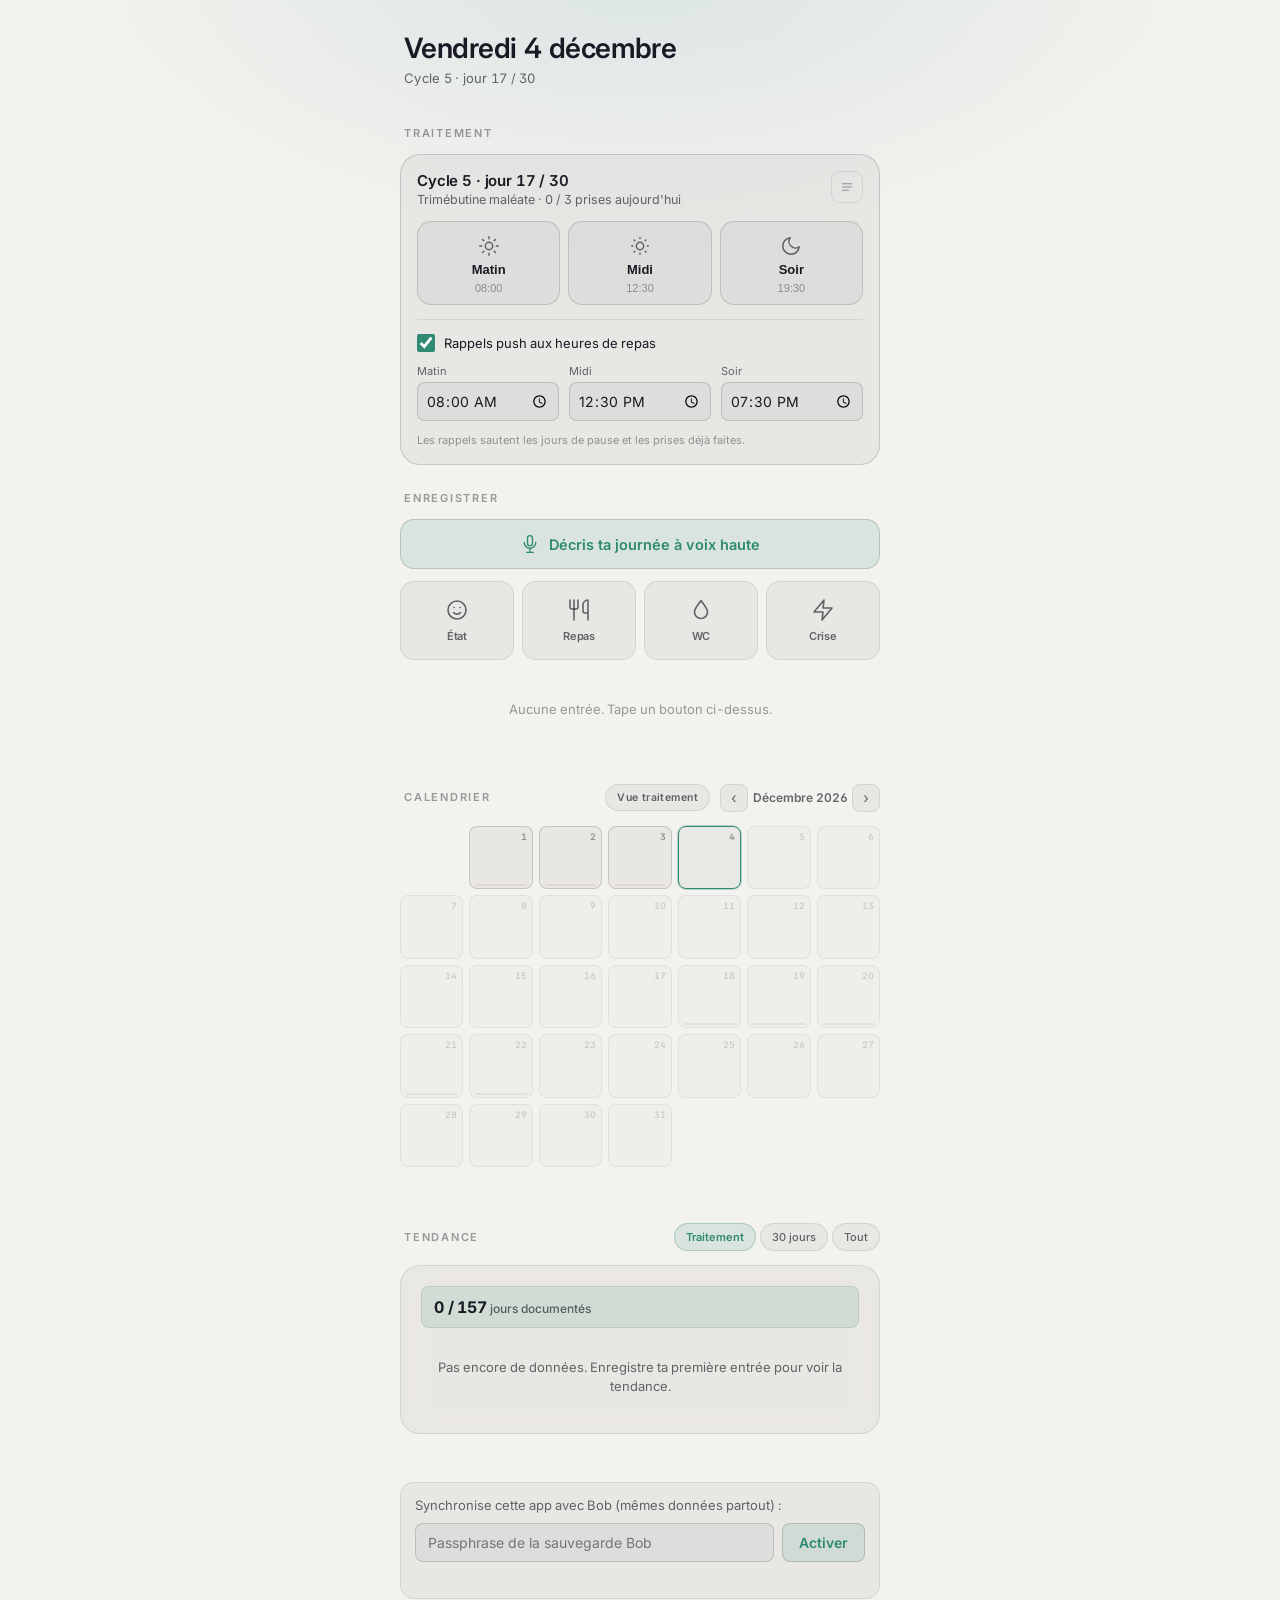
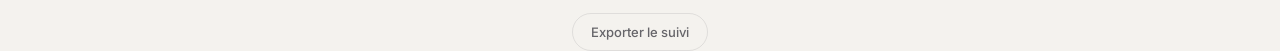
<file: index.html>
<!DOCTYPE html>
<html lang="fr">
<head>
  <meta charset="UTF-8">
  <meta name="viewport" content="width=device-width, initial-scale=1.0, maximum-scale=1.0, viewport-fit=cover">
  <meta name="theme-color" content="#0A0A0F">
  <meta name="apple-mobile-web-app-capable" content="yes">
  <meta name="apple-mobile-web-app-status-bar-style" content="black-translucent">
  <meta name="apple-mobile-web-app-title" content="Santé">
  <meta name="mobile-web-app-capable" content="yes">
  <title>Suivi santé</title>
  <link rel="manifest" href="manifest.json">
  <link rel="icon" type="image/svg+xml" href="icons/icon.svg">
  <link rel="apple-touch-icon" href="icons/icon-180-v3.png">
  <link rel="apple-touch-icon" sizes="192x192" href="icons/icon-192-v3.png">
  <link rel="apple-touch-icon" sizes="512x512" href="icons/icon-512-v3.png">

  <!-- iOS launch screens (portrait) -->
  <link rel="apple-touch-startup-image" href="icons/splash-1125x2436.png"
    media="(device-width: 375px) and (device-height: 812px) and (-webkit-device-pixel-ratio: 3) and (orientation: portrait)">
  <link rel="apple-touch-startup-image" href="icons/splash-1170x2532.png"
    media="(device-width: 390px) and (device-height: 844px) and (-webkit-device-pixel-ratio: 3) and (orientation: portrait)">
  <link rel="apple-touch-startup-image" href="icons/splash-1179x2556.png"
    media="(device-width: 393px) and (device-height: 852px) and (-webkit-device-pixel-ratio: 3) and (orientation: portrait)">
  <link rel="apple-touch-startup-image" href="icons/splash-1242x2688.png"
    media="(device-width: 414px) and (device-height: 896px) and (-webkit-device-pixel-ratio: 3) and (orientation: portrait)">
  <link rel="apple-touch-startup-image" href="icons/splash-1284x2778.png"
    media="(device-width: 428px) and (device-height: 926px) and (-webkit-device-pixel-ratio: 3) and (orientation: portrait)">
  <link rel="apple-touch-startup-image" href="icons/splash-1290x2796.png"
    media="(device-width: 430px) and (device-height: 932px) and (-webkit-device-pixel-ratio: 3) and (orientation: portrait)">
  <link rel="preconnect" href="https://fonts.googleapis.com">
  <link rel="preconnect" href="https://fonts.gstatic.com" crossorigin>
  <link href="https://fonts.googleapis.com/css2?family=Inter:wght@300;400;500;600;700&display=swap" rel="stylesheet">
  <link rel="stylesheet" href="styles.css">
</head>
<body>
  <main class="app">
    <header class="header">
      <h1 class="header__date" id="dateLabel">—</h1>
      <p class="header__progress" id="progressLabel">—</p>
    </header>

    <section class="treatment">
      <h2 class="section-title">Traitement</h2>
      <div id="medCard"></div>
    </section>

    <section class="today">
      <h2 class="section-title">Enregistrer</h2>
      <div id="voiceBar"></div>
      <div id="capture"></div>
      <div class="timeline" id="timeline"></div>
    </section>

    <section class="month">
      <div class="month__head">
        <h2 class="section-title">Calendrier</h2>
        <div class="month-nav">
          <button class="month-nav__toggle" id="calViewToggle" type="button">Vue traitement</button>
          <button class="month-nav__btn" id="monthPrev" type="button" aria-label="Mois précédent">‹</button>
          <span class="month-nav__label" id="monthLabel">—</span>
          <button class="month-nav__btn" id="monthNext" type="button" aria-label="Mois suivant">›</button>
        </div>
      </div>
      <div class="heatmap" id="heatmap"></div>
      <div class="month__legend" id="monthLegend"></div>
    </section>

    <section class="stats">
      <div class="stats__head">
        <h2 class="section-title">Tendance</h2>
        <div class="range-tabs" id="rangeTabs"></div>
      </div>
      <div class="stats-card" id="statsCard"></div>
    </section>

    <footer class="footer">
      <div id="syncBox"></div>
      <a class="footer__link" href="export.html">Exporter le suivi</a>
    </footer>
  </main>

  <div class="modal-backdrop" id="modalBackdrop">
    <div class="modal" role="dialog" aria-modal="true">
      <div class="modal__header">
        <h3 class="modal__title" id="modalTitle">—</h3>
        <button class="modal__close" id="modalClose" type="button">Fermer</button>
      </div>
      <div class="slots" id="slotsModal"></div>
    </div>
  </div>

  <script src="bob-sync.js"></script>
  <script src="app.js"></script>
  <script>
    if ('serviceWorker' in navigator) {
      window.addEventListener('load', () => {
        navigator.serviceWorker.register('service-worker.js').catch(() => {});
      });
    }
  </script>
</body>
</html>
</file>
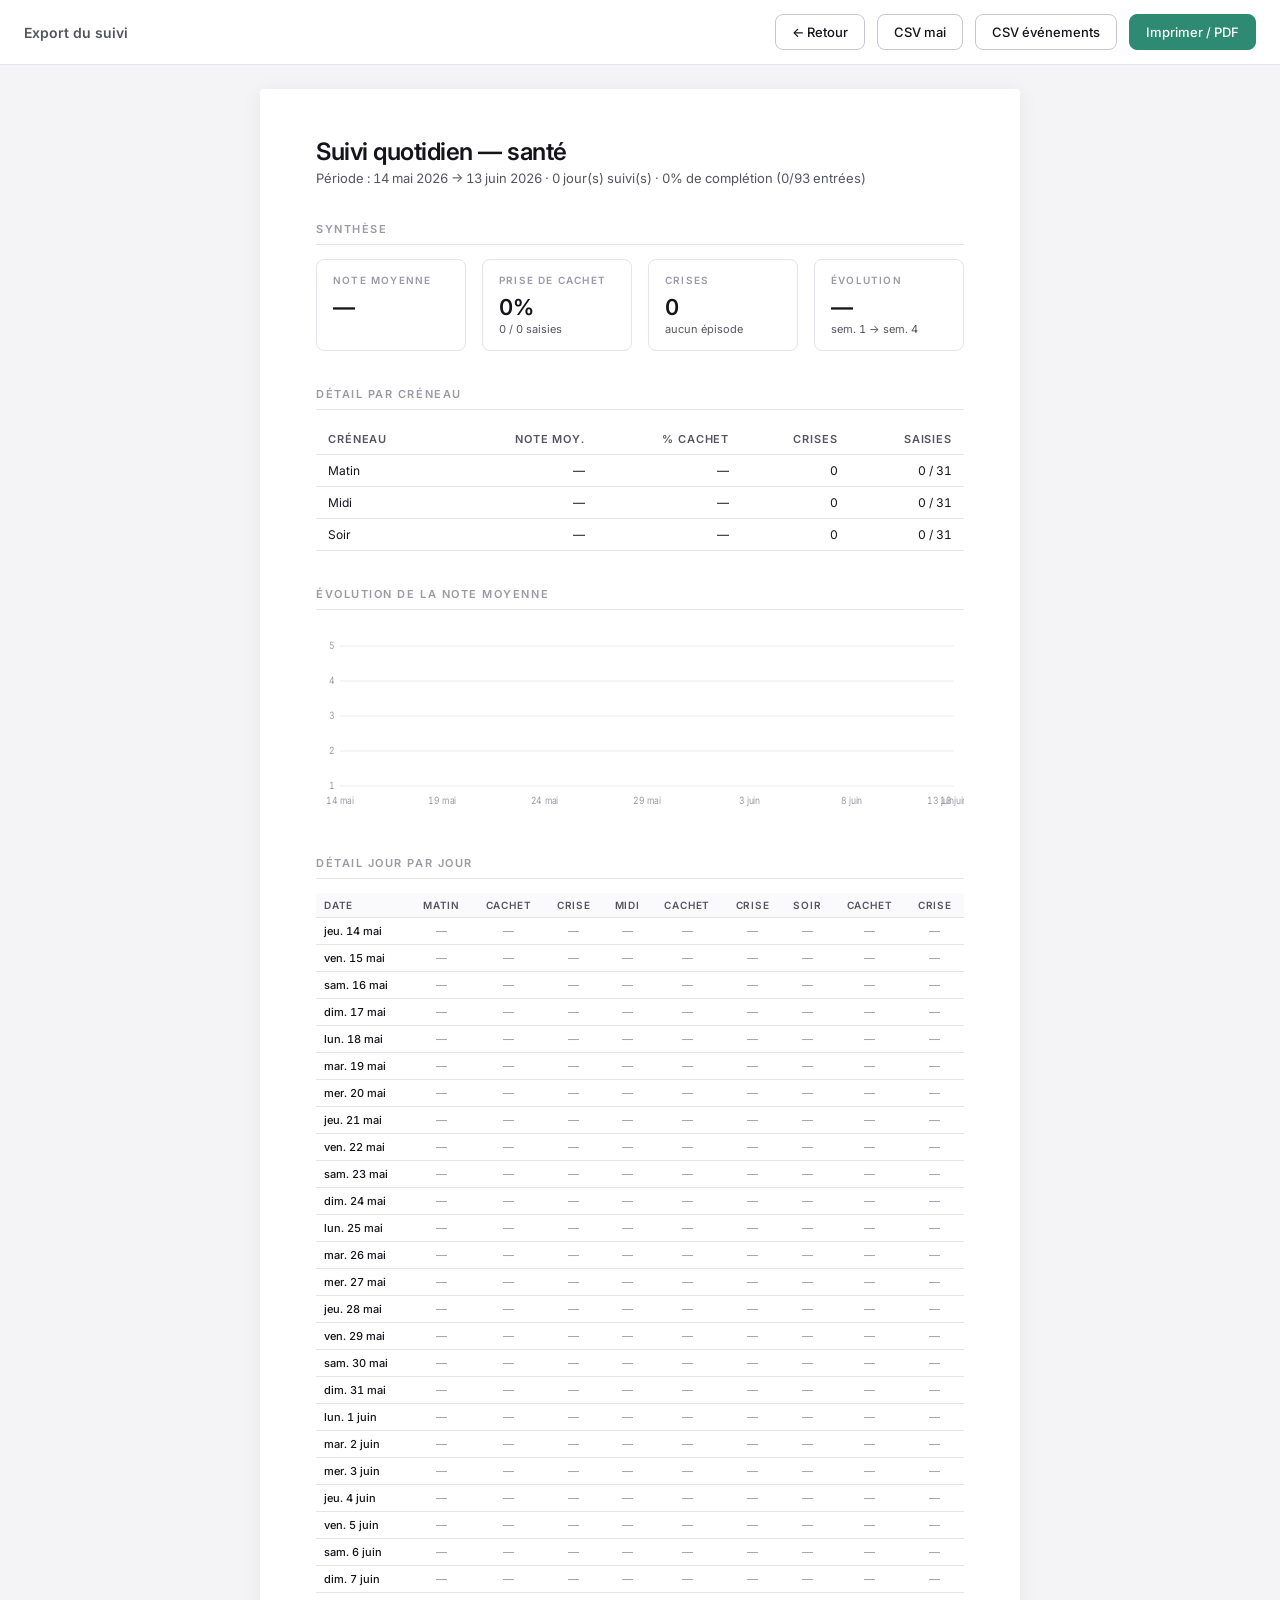
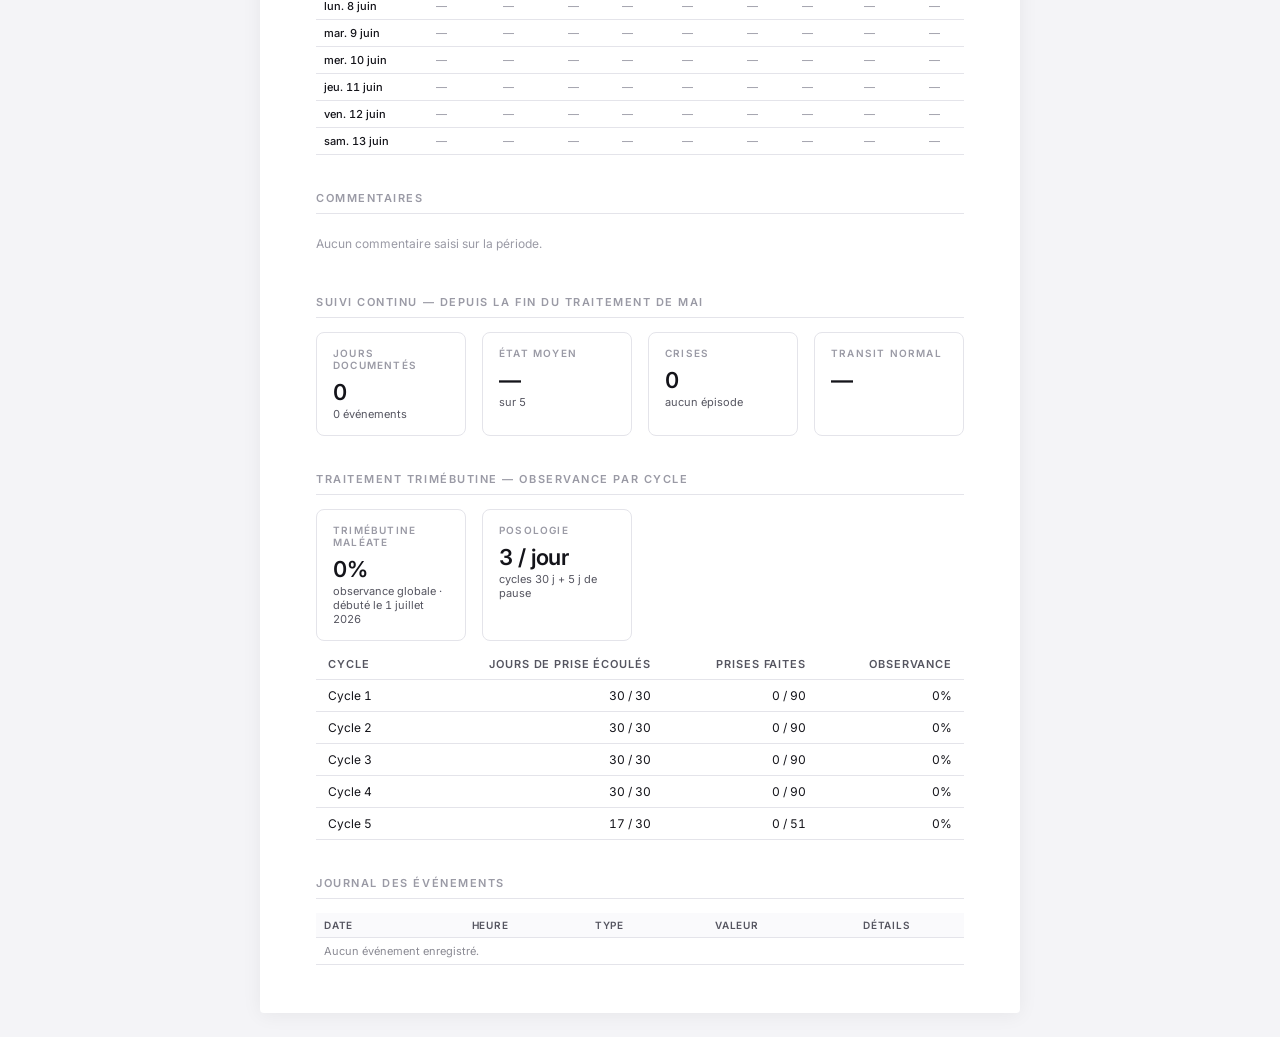
<file: export.html>
<!DOCTYPE html>
<html lang="fr">
<head>
  <meta charset="UTF-8">
  <meta name="viewport" content="width=device-width, initial-scale=1.0">
  <title>Suivi santé — Export</title>
  <link rel="preconnect" href="https://fonts.googleapis.com">
  <link rel="preconnect" href="https://fonts.gstatic.com" crossorigin>
  <link href="https://fonts.googleapis.com/css2?family=Inter:wght@300;400;500;600;700&display=swap" rel="stylesheet">
  <style>
    :root {
      --ink: #14141A;
      --ink-dim: #555560;
      --ink-faint: #9A9AA5;
      --rule: #E4E4EA;
      --rule-strong: #C8C8D2;
      --accent: #2E8A72;
      --danger: #B14C3E;
    }

    * { box-sizing: border-box; }
    html, body { margin: 0; padding: 0; background: #F4F4F7; color: var(--ink); font-family: 'Inter', -apple-system, sans-serif; font-feature-settings: "tnum" 1; -webkit-font-smoothing: antialiased; }

    .toolbar {
      position: sticky;
      top: 0;
      background: #FFF;
      border-bottom: 1px solid var(--rule);
      padding: 14px 24px;
      display: flex;
      gap: 12px;
      align-items: center;
      z-index: 10;
    }
    .toolbar__title { font-size: 14px; font-weight: 600; color: var(--ink-dim); margin-right: auto; }
    .toolbar button, .toolbar a {
      font-family: inherit;
      font-size: 13px;
      font-weight: 500;
      padding: 9px 16px;
      border-radius: 8px;
      border: 1px solid var(--rule-strong);
      background: #FFF;
      color: var(--ink);
      cursor: pointer;
      text-decoration: none;
      transition: background 120ms ease;
    }
    .toolbar button:hover, .toolbar a:hover { background: #F4F4F7; }
    .toolbar button.primary {
      background: var(--accent);
      color: #FFF;
      border-color: var(--accent);
    }
    .toolbar button.primary:hover { background: #267060; }

    .sheet {
      max-width: 760px;
      margin: 24px auto;
      background: #FFF;
      padding: 48px 56px;
      border-radius: 4px;
      box-shadow: 0 2px 20px rgba(0,0,0,0.06);
    }

    h1 {
      font-size: 24px;
      font-weight: 600;
      letter-spacing: -0.02em;
      margin: 0 0 4px;
    }
    .subtitle {
      font-size: 13px;
      color: var(--ink-dim);
      margin: 0 0 32px;
      font-weight: 400;
    }

    h2 {
      font-size: 11px;
      font-weight: 600;
      letter-spacing: 0.14em;
      text-transform: uppercase;
      color: var(--ink-faint);
      margin: 36px 0 14px;
      padding-bottom: 8px;
      border-bottom: 1px solid var(--rule);
    }

    .summary-grid {
      display: grid;
      grid-template-columns: repeat(4, 1fr);
      gap: 16px;
      margin-bottom: 8px;
    }
    .stat {
      padding: 14px 16px;
      border: 1px solid var(--rule);
      border-radius: 8px;
    }
    .stat__label {
      font-size: 10px;
      font-weight: 600;
      letter-spacing: 0.12em;
      text-transform: uppercase;
      color: var(--ink-faint);
      margin-bottom: 8px;
    }
    .stat__value {
      font-size: 22px;
      font-weight: 600;
      letter-spacing: -0.02em;
    }
    .stat__sub {
      font-size: 11px;
      color: var(--ink-dim);
      margin-top: 2px;
    }

    table {
      width: 100%;
      border-collapse: collapse;
      font-size: 12px;
    }
    table.stats td, table.stats th {
      text-align: left;
      padding: 8px 12px;
      border-bottom: 1px solid var(--rule);
    }
    table.stats th { font-weight: 600; color: var(--ink-dim); font-size: 11px; text-transform: uppercase; letter-spacing: 0.08em; }
    table.stats td.num, table.stats th.num { text-align: right; font-variant-numeric: tabular-nums; }

    table.days {
      font-size: 11px;
    }
    table.days th, table.days td {
      padding: 6px 8px;
      border-bottom: 1px solid var(--rule);
      text-align: center;
    }
    table.days th {
      font-weight: 600;
      color: var(--ink-dim);
      font-size: 10px;
      text-transform: uppercase;
      letter-spacing: 0.08em;
      background: #FAFAFC;
    }
    table.days th:first-child, table.days td:first-child { text-align: left; }
    table.days td.date { font-weight: 500; }
    table.days td.empty { color: var(--ink-faint); }
    table.days .crise { color: var(--danger); font-weight: 600; }
    table.days .note { font-weight: 600; }
    table.days .cell-sub {
      display: block;
      font-size: 9px;
      font-weight: 400;
      color: var(--ink-dim);
      margin-top: 2px;
      letter-spacing: 0.04em;
    }

    .comment {
      padding: 10px 14px;
      border: 1px solid var(--rule);
      border-radius: 8px;
      margin-bottom: 8px;
      font-size: 12px;
      page-break-inside: avoid;
    }
    .comment__meta {
      font-size: 10px;
      font-weight: 600;
      letter-spacing: 0.08em;
      text-transform: uppercase;
      color: var(--ink-faint);
      margin-bottom: 4px;
    }
    .comment__text { white-space: pre-wrap; color: var(--ink); }
    .comments-empty {
      font-size: 12px;
      color: var(--ink-faint);
      padding: 8px 0;
    }

    .chart {
      width: 100%;
      height: 180px;
      margin: 8px 0 4px;
    }
    .chart-axis { font-size: 10px; fill: var(--ink-faint); font-family: 'Inter', sans-serif; font-feature-settings: "tnum" 1; }

    @media print {
      body { background: #FFF; }
      .toolbar { display: none; }
      .sheet {
        box-shadow: none;
        margin: 0;
        max-width: none;
        padding: 0 0 0 0;
        border-radius: 0;
      }
      @page { size: A4; margin: 18mm 16mm; }
      h2 { page-break-after: avoid; }
      table { page-break-inside: auto; }
      tr { page-break-inside: avoid; }
    }
  </style>
</head>
<body>
  <div class="toolbar">
    <span class="toolbar__title">Export du suivi</span>
    <a href="index.html">← Retour</a>
    <button type="button" id="csvBtn">CSV mai</button>
    <button type="button" id="csvEventsBtn">CSV événements</button>
    <button type="button" class="primary" id="printBtn">Imprimer / PDF</button>
  </div>

  <div class="sheet" id="sheet">
    <h1>Suivi quotidien — santé</h1>
    <p class="subtitle" id="subtitle">—</p>

    <h2>Synthèse</h2>
    <div class="summary-grid" id="summaryGrid"></div>

    <h2>Détail par créneau</h2>
    <table class="stats">
      <thead>
        <tr>
          <th>Créneau</th>
          <th class="num">Note moy.</th>
          <th class="num">% cachet</th>
          <th class="num">Crises</th>
          <th class="num">Saisies</th>
        </tr>
      </thead>
      <tbody id="statsBody"></tbody>
    </table>

    <h2>Évolution de la note moyenne</h2>
    <svg class="chart" id="chart" viewBox="0 0 760 180" preserveAspectRatio="none"></svg>

    <h2>Détail jour par jour</h2>
    <table class="days">
      <thead>
        <tr>
          <th>Date</th>
          <th>Matin</th>
          <th>Cachet</th>
          <th>Crise</th>
          <th>Midi</th>
          <th>Cachet</th>
          <th>Crise</th>
          <th>Soir</th>
          <th>Cachet</th>
          <th>Crise</th>
        </tr>
      </thead>
      <tbody id="daysBody"></tbody>
    </table>

    <h2 id="commentsTitle">Commentaires</h2>
    <div id="commentsBlock"></div>

    <h2>Suivi continu — depuis la fin du traitement de mai</h2>
    <div class="summary-grid" id="evSummaryGrid"></div>

    <h2>Traitement Trimébutine — observance par cycle</h2>
    <div class="summary-grid" id="medGrid"></div>
    <table class="stats">
      <thead>
        <tr>
          <th>Cycle</th>
          <th class="num">Jours de prise écoulés</th>
          <th class="num">Prises faites</th>
          <th class="num">Observance</th>
        </tr>
      </thead>
      <tbody id="cyclesBody"></tbody>
    </table>

    <h2>Journal des événements</h2>
    <table class="days">
      <thead>
        <tr>
          <th>Date</th>
          <th>Heure</th>
          <th>Type</th>
          <th>Valeur</th>
          <th>Détails</th>
        </tr>
      </thead>
      <tbody id="eventsBody"></tbody>
    </table>
  </div>

  <script src="export.js"></script>
</body>
</html>
</file>
<file: styles.css>
:root {
  --bg: #0A0A0F;
  --surface: rgba(255, 255, 255, 0.03);
  --surface-hover: rgba(255, 255, 255, 0.06);
  --border: rgba(255, 255, 255, 0.08);
  --border-strong: rgba(255, 255, 255, 0.16);
  --text: rgba(255, 255, 255, 0.92);
  --text-dim: rgba(255, 255, 255, 0.5);
  --text-faint: rgba(255, 255, 255, 0.28);
  --accent: #7FD1B9;
  --accent-soft: rgba(127, 209, 185, 0.14);
  --accent-glow: rgba(127, 209, 185, 0.32);
  --danger: #E26D5C;
  --danger-soft: rgba(226, 109, 92, 0.16);
  --modal-bg: #16161E;
  --radius-lg: 20px;
  --radius: 14px;
  --radius-sm: 8px;
  --ease: cubic-bezier(0.2, 0.7, 0.2, 1);
}

/* Light theme overrides — synced with Bob's palette */
body.theme-light {
  color-scheme: light;
  --bg: #F4F2EE;
  --surface: rgba(20, 20, 30, 0.045);
  --surface-hover: rgba(20, 20, 30, 0.07);
  --border: rgba(20, 20, 30, 0.09);
  --border-strong: rgba(20, 20, 30, 0.16);
  --text: rgba(15, 15, 25, 0.95);
  --text-dim: rgba(15, 15, 25, 0.62);
  --text-faint: rgba(15, 15, 25, 0.40);
  --accent: #2E8A72;
  --accent-soft: rgba(46, 138, 114, 0.13);
  --accent-glow: rgba(46, 138, 114, 0.30);
  --danger: #B14C3E;
  --danger-soft: rgba(177, 76, 62, 0.10);
  --modal-bg: #FFFFFF;
}

body.theme-light {
  background-image:
    radial-gradient(ellipse 80% 60% at 50% -10%, rgba(127, 209, 185, 0.18), transparent 60%),
    radial-gradient(ellipse 60% 40% at 50% 0%, rgba(146, 132, 220, 0.08), transparent 70%) !important;
}

body.theme-light .slot {
  box-shadow: 0 2px 14px rgba(20, 20, 30, 0.04);
}

body.theme-light .note-dot,
body.theme-light .toggle,
body.theme-light .notes-input,
body.theme-light .time-input {
  background: rgba(20, 20, 30, 0.035);
}

* {
  box-sizing: border-box;
  margin: 0;
  padding: 0;
}

html, body {
  height: 100%;
  overscroll-behavior: none;
}

html {
  -webkit-text-size-adjust: 100%;
}

body {
  font-family: 'Inter', -apple-system, BlinkMacSystemFont, sans-serif;
  font-weight: 400;
  color: var(--text);
  background-color: var(--bg);
  background-image:
    radial-gradient(ellipse 80% 60% at 50% -10%, rgba(99, 81, 196, 0.22), transparent 60%),
    radial-gradient(ellipse 60% 40% at 50% 0%, rgba(60, 110, 180, 0.14), transparent 70%);
  background-attachment: fixed;
  min-height: 100vh;
  font-feature-settings: "tnum" 1, "ss01" 1;
  -webkit-font-smoothing: antialiased;
  -moz-osx-font-smoothing: grayscale;
  padding: 24px 18px 80px;
  padding-top: max(24px, env(safe-area-inset-top));
  padding-bottom: max(80px, env(safe-area-inset-bottom));
}

.app {
  max-width: 480px;
  margin: 0 auto;
}

/* ---------- Header ---------- */
.header {
  margin-bottom: 32px;
  padding: 8px 4px;
}

.header__date {
  font-size: 28px;
  font-weight: 600;
  letter-spacing: -0.02em;
  line-height: 1.15;
  text-transform: lowercase;
}

.header__date::first-letter {
  text-transform: uppercase;
}

.header__progress {
  margin-top: 6px;
  font-size: 13px;
  font-weight: 400;
  color: var(--text-dim);
  letter-spacing: 0.02em;
}

/* ---------- Section title ---------- */
.section-title {
  font-size: 11px;
  font-weight: 600;
  letter-spacing: 0.16em;
  text-transform: uppercase;
  color: var(--text-faint);
  margin: 0 4px 14px;
}

/* ---------- Quick capture ---------- */
.capture { margin-bottom: 16px; }

.capture__grid {
  display: grid;
  grid-template-columns: repeat(4, 1fr);
  gap: 8px;
}

.cap-btn {
  display: flex;
  flex-direction: column;
  align-items: center;
  justify-content: center;
  gap: 7px;
  padding: 16px 6px;
  background: var(--surface);
  border: 1px solid var(--border);
  border-radius: var(--radius);
  color: var(--text-dim);
  font-family: inherit;
  cursor: pointer;
  transition: all 160ms var(--ease);
  -webkit-tap-highlight-color: transparent;
}
.cap-btn:active { transform: scale(0.95); }
.cap-btn__icon { width: 24px; height: 24px; }
.cap-btn__icon svg { width: 100%; height: 100%; }
.cap-btn__label { font-size: 11px; font-weight: 600; letter-spacing: -0.01em; }

/* Each type has its own accent when active */
.cap-btn--active { color: #fff; border-color: transparent; }
.cap-btn--etat.cap-btn--active  { background: #5BA8C9; }
.cap-btn--repas.cap-btn--active { background: #C9A86A; }
.cap-btn--wc.cap-btn--active    { background: #6AAE8E; }
.cap-btn--crise.cap-btn--active { background: var(--danger); }

/* Picker panel */
.cap-picker {
  margin-top: 10px;
  padding: 16px;
  background: var(--surface);
  border: 1px solid var(--border-strong);
  border-radius: var(--radius-lg);
  animation: capIn 200ms var(--ease);
}
@keyframes capIn { from { opacity: 0; transform: translateY(-6px); } to { opacity: 1; transform: translateY(0); } }

.cap-picker__head {
  display: flex;
  align-items: center;
  justify-content: space-between;
  font-size: 13px;
  font-weight: 600;
  color: var(--text);
  margin-bottom: 12px;
}
.cap-x {
  width: 26px; height: 26px;
  display: inline-flex; align-items: center; justify-content: center;
  background: none; border: none; color: var(--text-faint);
  cursor: pointer; padding: 0;
}
.cap-x svg { width: 15px; height: 15px; }

.cap-dots { display: flex; gap: 6px; }
.cap-dot {
  flex: 1;
  height: 44px;
  border-radius: 10px;
  background: rgba(255,255,255,0.04);
  border: 1px solid var(--border);
  color: var(--text-faint);
  font-family: inherit;
  font-size: 14px;
  font-weight: 600;
  cursor: pointer;
  transition: all 140ms var(--ease);
  -webkit-tap-highlight-color: transparent;
}
body.theme-light .cap-dot { background: rgba(20,20,30,0.035); }
.cap-dot:active { transform: scale(0.9); }
.cap-dots--bristol .cap-dot { height: 40px; font-size: 13px; }
.cap-dots--mini { gap: 5px; }
.cap-dot--mini { height: 34px; font-size: 12px; }
.cap-dot--active { background: var(--accent-soft); border-color: var(--accent-glow); color: var(--accent); }

.cap-hint, .cap-confirm {
  font-size: 11px;
  color: var(--text-faint);
  margin-top: 8px;
  letter-spacing: 0.01em;
}
.cap-confirm {
  color: var(--accent);
  font-weight: 600;
  display: flex;
  align-items: center;
  gap: 6px;
  flex-wrap: wrap;
}
.cap-confirm__check { font-weight: 700; }
.cap-time {
  background: var(--surface-hover);
  border: 1px solid var(--accent-glow);
  border-radius: 8px;
  color: var(--accent);
  font-family: inherit;
  font-size: 12px;
  font-weight: 700;
  padding: 3px 8px;
  color-scheme: dark;
  -webkit-tap-highlight-color: transparent;
}
body.theme-light .cap-time { color-scheme: light; }

.cap-sizes { display: flex; gap: 6px; }
.cap-size {
  flex: 1;
  height: 44px;
  border-radius: 10px;
  background: rgba(255,255,255,0.04);
  border: 1px solid var(--border);
  color: var(--text-dim);
  font-family: inherit;
  font-size: 13px;
  font-weight: 600;
  cursor: pointer;
  transition: all 140ms var(--ease);
  -webkit-tap-highlight-color: transparent;
}
body.theme-light .cap-size { background: rgba(20,20,30,0.035); }
.cap-size--active { background: var(--accent-soft); border-color: var(--accent-glow); color: var(--accent); }

.cap-extra { margin-top: 12px; display: flex; flex-direction: column; gap: 10px; }
.cap-extra__row { display: flex; align-items: center; gap: 12px; }
.cap-extra__row > span { font-size: 12px; color: var(--text-dim); width: 92px; flex-shrink: 0; }
.cap-extra__row .cap-dots { flex: 1; }

.cap-tags { display: flex; flex-wrap: wrap; gap: 6px; margin-top: 12px; }
.cap-tag {
  padding: 8px 12px;
  background: rgba(255,255,255,0.04);
  border: 1px solid var(--border);
  border-radius: 999px;
  color: var(--text-dim);
  font-family: inherit;
  font-size: 12px;
  font-weight: 500;
  cursor: pointer;
  transition: all 140ms var(--ease);
  -webkit-tap-highlight-color: transparent;
}
body.theme-light .cap-tag { background: rgba(20,20,30,0.035); }
.cap-tag--active { background: var(--accent-soft); border-color: var(--accent-glow); color: var(--accent); font-weight: 600; }

.cap-toggle {
  margin-top: 12px;
  display: inline-flex;
  align-items: center;
  gap: 8px;
  padding: 9px 14px;
  background: rgba(255,255,255,0.04);
  border: 1px solid var(--border);
  border-radius: 999px;
  color: var(--text-dim);
  font-family: inherit;
  font-size: 13px;
  font-weight: 500;
  cursor: pointer;
  -webkit-tap-highlight-color: transparent;
}
.cap-toggle svg { width: 15px; height: 15px; }
.cap-toggle--on { background: var(--accent-soft); border-color: var(--accent-glow); color: var(--accent); }

.cap-comment {
  width: 100%;
  margin-top: 12px;
  padding: 10px 12px;
  background: rgba(255,255,255,0.04);
  border: 1px solid var(--border);
  border-radius: 10px;
  color: var(--text);
  font-family: inherit;
  font-size: 13px;
  outline: none;
  -webkit-tap-highlight-color: transparent;
  transition: border-color 140ms var(--ease);
}
body.theme-light .cap-comment { background: rgba(20,20,30,0.035); }
.cap-comment:focus { border-color: var(--accent-glow); }
.cap-comment::placeholder { color: var(--text-faint); }

/* ---------- Timeline (today + day modal) ---------- */
.timeline { margin-bottom: 40px; }
.timeline__empty {
  font-size: 13px;
  color: var(--text-faint);
  text-align: center;
  padding: 24px 12px;
  line-height: 1.5;
}
.timeline__list { display: flex; flex-direction: column; gap: 4px; }

.tl-row {
  display: grid;
  grid-template-columns: 48px 24px 1fr auto;
  align-items: center;
  gap: 10px;
  padding: 11px 12px;
  background: var(--surface);
  border: 1px solid var(--border);
  border-radius: var(--radius);
  animation: capIn 200ms var(--ease);
  cursor: pointer;
  -webkit-tap-highlight-color: transparent;
  transition: background 140ms var(--ease);
}
.tl-row:active { background: var(--surface-hover); }
.tl-row__time {
  font-size: 12px;
  font-weight: 600;
  color: var(--text-faint);
  font-variant-numeric: tabular-nums;
}
.tl-row__icon { width: 18px; height: 18px; color: var(--text-dim); }
.tl-row__icon svg { width: 100%; height: 100%; }
.tl-row__main { min-width: 0; display: flex; flex-direction: column; gap: 2px; }
.tl-row__text {
  font-size: 13px;
  font-weight: 500;
  color: var(--text);
  letter-spacing: -0.01em;
  overflow: hidden;
  text-overflow: ellipsis;
  white-space: nowrap;
}
.tl-row__note {
  font-size: 11.5px;
  color: var(--text-faint);
  overflow: hidden;
  text-overflow: ellipsis;
  white-space: nowrap;
  font-style: italic;
}
.tl-row--bad .tl-row__icon { color: var(--danger); }
.tl-row--bad .tl-row__text { color: var(--danger); }
.tl-row--dose .tl-row__icon { color: var(--accent); }
.tl-row__del {
  width: 28px; height: 28px;
  display: inline-flex; align-items: center; justify-content: center;
  background: none; border: none; color: var(--text-mute, var(--text-faint));
  cursor: pointer; padding: 0; opacity: 0.5;
  transition: opacity 140ms var(--ease), color 140ms var(--ease);
  -webkit-tap-highlight-color: transparent;
}
.tl-row__del svg { width: 14px; height: 14px; }
.tl-row__del:hover, .tl-row__del:active { opacity: 1; color: var(--danger); }

.tl-undo {
  display: flex;
  align-items: center;
  justify-content: space-between;
  gap: 12px;
  margin-top: 8px;
  padding: 12px 16px;
  background: var(--surface-hover);
  border: 1px solid var(--border);
  border-radius: var(--radius);
  font-size: 13px;
  color: var(--text-dim);
  animation: capIn 200ms var(--ease);
}
/* The explicit display:flex above would otherwise override the hidden
   attribute and leave an empty bar at the bottom of the timeline. */
.tl-undo[hidden] { display: none; }
.tl-undo button {
  background: none; border: none;
  color: var(--accent); font-family: inherit;
  font-size: 13px; font-weight: 600; cursor: pointer;
  -webkit-tap-highlight-color: transparent;
}

/* ---------- Slot card ---------- */
.slots {
  display: flex;
  flex-direction: column;
  gap: 12px;
  margin-bottom: 40px;
}

.slot {
  background: var(--surface);
  border: 1px solid var(--border);
  border-radius: var(--radius-lg);
  padding: 20px;
  backdrop-filter: blur(14px);
  -webkit-backdrop-filter: blur(14px);
  transition: border-color 240ms var(--ease), background 240ms var(--ease), padding 240ms var(--ease);
  position: relative;
  overflow: hidden;
}

.slot--current {
  border-color: var(--accent-glow);
  background: linear-gradient(180deg, var(--accent-soft), transparent 70%), var(--surface);
}

.slot--compact {
  padding: 14px 18px;
  cursor: pointer;
}

.slot__head {
  display: flex;
  align-items: center;
  gap: 12px;
}

.slot__icon {
  width: 22px;
  height: 22px;
  color: var(--text-dim);
  flex-shrink: 0;
}

.slot--current .slot__icon {
  color: var(--accent);
}

.slot__label {
  font-size: 15px;
  font-weight: 600;
  letter-spacing: -0.01em;
}

.slot__hours {
  font-size: 12px;
  color: var(--text-faint);
  margin-left: auto;
  font-variant-numeric: tabular-nums;
}

.slot__body {
  margin-top: 20px;
  display: flex;
  flex-direction: column;
  gap: 18px;
}

.slot--compact .slot__body {
  display: none;
}

/* note / crise dots */
.note-row {
  display: flex;
  align-items: center;
  gap: 12px;
}

.note-row__label {
  font-size: 12px;
  color: var(--text-dim);
  width: 64px;
  flex-shrink: 0;
}

.note-dots {
  display: flex;
  gap: 8px;
  flex: 1;
}

.note-dot {
  flex: 1;
  height: 36px;
  border-radius: 10px;
  background: rgba(255, 255, 255, 0.04);
  border: 1px solid var(--border);
  cursor: pointer;
  display: flex;
  align-items: center;
  justify-content: center;
  font-size: 13px;
  font-weight: 500;
  color: var(--text-faint);
  transition: all 160ms var(--ease);
  -webkit-tap-highlight-color: transparent;
  user-select: none;
  font-family: inherit;
}

.note-dot:hover {
  border-color: var(--border-strong);
  color: var(--text-dim);
}

.note-dot--active {
  background: var(--accent-soft);
  border-color: var(--accent-glow);
  color: var(--accent);
  font-weight: 600;
}

/* Crise dots: red accent, cumulative fill style */
.note-dots--crise .note-dot--active {
  background: var(--danger-soft);
  border-color: rgba(226, 109, 92, 0.35);
  color: var(--danger);
}

/* cachet toggle (full width single row) */
.toggle {
  width: 100%;
  display: flex;
  align-items: center;
  justify-content: space-between;
  gap: 10px;
  padding: 12px 14px;
  background: rgba(255, 255, 255, 0.04);
  border: 1px solid var(--border);
  border-radius: var(--radius);
  cursor: pointer;
  transition: all 160ms var(--ease);
  -webkit-tap-highlight-color: transparent;
  font-family: inherit;
}

.toggle:hover {
  border-color: var(--border-strong);
}

.toggle__label {
  display: flex;
  align-items: center;
  gap: 8px;
  font-size: 13px;
  font-weight: 500;
  color: var(--text-dim);
  background: none;
  border: none;
}

.toggle__label svg {
  width: 16px;
  height: 16px;
}

.toggle__switch {
  width: 32px;
  height: 18px;
  border-radius: 999px;
  background: rgba(255, 255, 255, 0.08);
  position: relative;
  transition: background 200ms var(--ease);
  flex-shrink: 0;
}

.toggle__switch::after {
  content: '';
  position: absolute;
  top: 2px;
  left: 2px;
  width: 14px;
  height: 14px;
  border-radius: 999px;
  background: rgba(255, 255, 255, 0.7);
  transition: transform 200ms var(--ease), background 200ms var(--ease);
}

.toggle--on .toggle__label {
  color: var(--text);
}

.toggle--on .toggle__switch {
  background: var(--accent);
}

.toggle--on .toggle__switch::after {
  transform: translateX(14px);
  background: #0A0A0F;
}

/* delete button (corner icon, expanded state only) */
.slot__delete {
  position: absolute;
  top: 12px;
  right: 12px;
  width: 30px;
  height: 30px;
  padding: 0;
  border-radius: 8px;
  background: transparent;
  border: 1px solid transparent;
  color: var(--text-faint);
  cursor: pointer;
  display: none;
  align-items: center;
  justify-content: center;
  transition: all 160ms var(--ease);
  -webkit-tap-highlight-color: transparent;
  z-index: 2;
}

.slot--has-entry:not(.slot--compact) .slot__delete {
  display: inline-flex;
}

.slot__delete svg { width: 14px; height: 14px; }

.slot__delete:hover {
  color: var(--danger);
  border-color: rgba(226, 109, 92, 0.25);
}

.slot__delete--armed {
  color: var(--danger);
  background: var(--danger-soft);
  border-color: rgba(226, 109, 92, 0.5);
  animation: pulseRing 1.1s infinite;
}

@keyframes pulseRing {
  0%, 100% { box-shadow: 0 0 0 0 rgba(226, 109, 92, 0.45); }
  50% { box-shadow: 0 0 0 6px rgba(226, 109, 92, 0); }
}

/* reveal blocks (crise dots + notes textarea) */
.reveal-block { display: flex; flex-direction: column; }

.reveal-block__content {
  max-height: 0;
  opacity: 0;
  overflow: hidden;
  pointer-events: none;
  margin-top: 0;
  transition: max-height 280ms var(--ease), opacity 220ms var(--ease), margin-top 280ms var(--ease);
}

.reveal-block__content--open {
  max-height: 240px;
  opacity: 1;
  margin-top: 12px;
  pointer-events: auto;
}

/* The Symptômes block stacks three rows + a caption */
.reveal-block__content--tall.reveal-block__content--open {
  max-height: 340px;
}

/* Bristol scale: 7 smaller dots */
.note-dot--sm {
  height: 32px;
  font-size: 12px;
  border-radius: 8px;
}

.note-dots--bristol { gap: 4px; }

.note-dots--bristol .note-dot--active {
  background: var(--accent-soft);
  border-color: var(--accent-glow);
  color: var(--accent);
}
/* Types 6-7 (liquide) and 1-2 (constipation) tint red when selected */
.note-dots--bristol .note-dot--active[data-value="1"],
.note-dots--bristol .note-dot--active[data-value="2"],
.note-dots--bristol .note-dot--active[data-value="6"],
.note-dots--bristol .note-dot--active[data-value="7"] {
  background: var(--danger-soft);
  border-color: rgba(226, 109, 92, 0.35);
  color: var(--danger);
}

.bristol-caption {
  font-size: 10.5px;
  color: var(--text-faint);
  margin-top: 6px;
  padding-left: 76px;
  letter-spacing: 0.02em;
}

/* Meal size selector (Léger / Normal / Copieux) */
.size-chips {
  display: flex;
  gap: 6px;
  flex: 1;
}
.size-chips .tag-chip { flex: 1; text-align: center; }

/* Meal tag chips */
.tag-chips {
  display: flex;
  flex-wrap: wrap;
  gap: 6px;
}

.tag-chip {
  padding: 7px 12px;
  background: rgba(255, 255, 255, 0.04);
  border: 1px solid var(--border);
  border-radius: 999px;
  color: var(--text-dim);
  font-family: inherit;
  font-size: 12px;
  font-weight: 500;
  cursor: pointer;
  transition: all 160ms var(--ease);
  -webkit-tap-highlight-color: transparent;
  user-select: none;
}
body.theme-light .tag-chip { background: rgba(20, 20, 30, 0.035); }
.tag-chip:hover { border-color: var(--border-strong); color: var(--text); }
.tag-chip--active {
  background: var(--accent-soft);
  border-color: var(--accent-glow);
  color: var(--accent);
  font-weight: 600;
}

/* Symptômes / Repas toggle on-states */
.toggle--sympt.toggle--on .toggle__label,
.toggle--meal.toggle--on .toggle__label { color: var(--text); }

/* Stats range tabs */
.stats__head {
  display: flex;
  align-items: baseline;
  justify-content: space-between;
  gap: 12px;
}

.range-tabs {
  display: flex;
  gap: 4px;
  margin-bottom: 14px;
}

.range-tab {
  padding: 6px 11px;
  background: var(--surface);
  border: 1px solid var(--border);
  border-radius: 999px;
  color: var(--text-dim);
  font-family: inherit;
  font-size: 11px;
  font-weight: 500;
  cursor: pointer;
  transition: all 160ms var(--ease);
  -webkit-tap-highlight-color: transparent;
}
.range-tab:hover { color: var(--text); }
.range-tab--active {
  background: var(--accent-soft);
  border-color: var(--accent-glow);
  color: var(--accent);
  font-weight: 600;
}

/* time input (crise hour) */
.time-row {
  display: flex;
  align-items: center;
  gap: 12px;
  margin-top: 12px;
}

.time-row__label {
  font-size: 12px;
  color: var(--text-dim);
  width: 64px;
  flex-shrink: 0;
}

.time-input {
  background: rgba(255, 255, 255, 0.04);
  border: 1px solid var(--border);
  color: var(--text);
  font-family: inherit;
  font-size: 13px;
  font-weight: 500;
  padding: 8px 12px;
  border-radius: 10px;
  outline: none;
  color-scheme: dark;
  transition: border-color 160ms var(--ease);
  -webkit-tap-highlight-color: transparent;
}

body.theme-light .time-input {
  color-scheme: light;
}

.time-input:focus {
  border-color: var(--accent-glow);
}

/* notes textarea */
.notes-input {
  width: 100%;
  background: rgba(255, 255, 255, 0.04);
  border: 1px solid var(--border);
  border-radius: var(--radius);
  padding: 12px 14px;
  color: var(--text);
  font-family: inherit;
  font-size: 13px;
  line-height: 1.45;
  resize: vertical;
  min-height: 72px;
  max-height: 200px;
  -webkit-tap-highlight-color: transparent;
  transition: border-color 160ms var(--ease);
  display: block;
}

.notes-input:focus {
  outline: none;
  border-color: var(--accent-glow);
}

.notes-input::placeholder {
  color: var(--text-faint);
}

/* Missing-note flash — secondary fields need a note to persist */
@keyframes noteRequired {
  0%, 100% { box-shadow: none; }
  25%, 75% { box-shadow: 0 0 0 2px rgba(226, 109, 92, 0.55); border-radius: 12px; }
}
.note-dots--required { animation: noteRequired 900ms var(--ease) 2; }

/* crise / notes toggle on-states */
.toggle--crise.toggle--on .toggle__switch {
  background: var(--danger);
}
.toggle--crise.toggle--on .toggle__label { color: var(--danger); }

.toggle--notes.toggle--on .toggle__label { color: var(--text); }

/* notes tag in summary */
.slot__tag--notes {
  background: rgba(255, 255, 255, 0.06);
  color: var(--text-dim);
}

/* saved flash */
.slot--saved {
  animation: savedFlash 700ms var(--ease);
}

@keyframes savedFlash {
  0% { box-shadow: 0 0 0 0 rgba(127, 209, 185, 0); }
  20% { box-shadow: 0 0 0 3px rgba(127, 209, 185, 0.25); }
  100% { box-shadow: 0 0 0 0 rgba(127, 209, 185, 0); }
}

/* filled summary */
.slot__summary {
  display: none;
  align-items: center;
  gap: 14px;
  margin-left: auto;
}

.slot--has-entry.slot--compact .slot__summary {
  display: flex;
}

.slot--has-entry .slot__hours {
  display: none;
}

.slot__note {
  font-size: 26px;
  font-weight: 600;
  letter-spacing: -0.02em;
  color: var(--accent);
  line-height: 1;
  font-variant-numeric: tabular-nums;
}

.slot__note::after {
  content: ' / 5';
  font-size: 12px;
  color: var(--text-faint);
  font-weight: 400;
  margin-left: 2px;
}

.slot__tags {
  display: flex;
  gap: 6px;
}

.slot__tag {
  font-size: 10px;
  font-weight: 600;
  letter-spacing: 0.08em;
  text-transform: uppercase;
  padding: 4px 8px;
  border-radius: 6px;
  background: var(--accent-soft);
  color: var(--accent);
}

.slot__tag--crise {
  background: var(--danger-soft);
  color: var(--danger);
}

.slot:hover {
  background: var(--surface-hover);
}

/* ---------- Month heatmap ---------- */
.month {
  margin-bottom: 32px;
}

.month__head {
  display: flex;
  align-items: baseline;
  justify-content: space-between;
  gap: 12px;
}

.month-nav {
  display: flex;
  align-items: center;
  gap: 4px;
  margin-bottom: 14px;
}

.month-nav__toggle {
  padding: 6px 11px;
  background: var(--surface);
  border: 1px solid var(--border);
  border-radius: 999px;
  color: var(--text-dim);
  font-family: inherit;
  font-size: 10.5px;
  font-weight: 600;
  letter-spacing: 0.04em;
  cursor: pointer;
  margin-right: 6px;
  transition: all 160ms var(--ease);
  -webkit-tap-highlight-color: transparent;
}
.month-nav__toggle:hover { color: var(--text); border-color: var(--border-strong); }
.month-nav__toggle--active {
  background: var(--accent-soft);
  border-color: var(--accent-glow);
  color: var(--accent);
}

.month-nav__btn {
  width: 28px;
  height: 28px;
  background: var(--surface);
  border: 1px solid var(--border);
  border-radius: 8px;
  color: var(--text-dim);
  font-size: 16px;
  line-height: 1;
  cursor: pointer;
  -webkit-tap-highlight-color: transparent;
  transition: color 160ms var(--ease), border-color 160ms var(--ease);
}
.month-nav__btn:hover { color: var(--text); border-color: var(--border-strong); }

.month-nav__label {
  font-size: 12px;
  font-weight: 600;
  color: var(--text-dim);
  min-width: 96px;
  text-align: center;
  text-transform: capitalize;
  font-variant-numeric: tabular-nums;
}

.month__legend {
  margin-top: 10px;
  font-size: 10.5px;
  color: var(--text-faint);
  letter-spacing: 0.04em;
  display: flex;
  align-items: center;
  gap: 6px;
  min-height: 14px;
}

.month__legend-dot {
  width: 8px;
  height: 8px;
  border-radius: 3px;
  border: 1.5px solid var(--accent-glow);
  display: inline-block;
}

.heatmap {
  display: grid;
  grid-template-columns: repeat(7, 1fr);
  gap: 6px;
}

.day {
  aspect-ratio: 1;
  border-radius: 8px;
  background: var(--surface);
  border: 1px solid var(--border-strong);
  display: flex;
  flex-direction: column;
  position: relative;
  overflow: hidden;
  cursor: pointer;
  -webkit-tap-highlight-color: transparent;
  transition: transform 160ms var(--ease), border-color 160ms var(--ease);
  opacity: 0;
  animation: dayIn 380ms var(--ease) forwards;
}

@keyframes dayIn {
  to { opacity: 1; }
}

.day--future {
  cursor: default;
  opacity: 0.4 !important;
  animation: none;
}

.day--pad {
  background: transparent;
  border: none;
  cursor: default;
  opacity: 1;
  animation: none;
  pointer-events: none;
}

/* Treatment-period marker: subtle accent ring at the bottom edge */
.day--treatment::after {
  content: '';
  position: absolute;
  left: 5px;
  right: 5px;
  bottom: 2px;
  height: 2px;
  border-radius: 2px;
  background: var(--accent-glow);
  pointer-events: none;
}

.day--today {
  border-color: var(--accent);
  box-shadow: 0 0 0 1px var(--accent-glow);
}

.day:hover:not(.day--future) {
  transform: translateY(-2px);
  border-color: var(--border-strong);
}

.day__bands {
  display: flex;
  flex: 1;
}

.day__band {
  flex: 1;
  background: transparent;
  position: relative;
}

.day__band--crise::before {
  content: '';
  position: absolute;
  top: 2px;
  right: 2px;
  width: 5px;
  height: 5px;
  border-radius: 50%;
  background: var(--danger);
  box-shadow: 0 0 0 1px rgba(0, 0, 0, 0.5);
}

.day__band--comment::after {
  content: '';
  position: absolute;
  bottom: 3px;
  left: 3px;
  width: 4px;
  height: 4px;
  border-radius: 50%;
  background: rgba(255, 255, 255, 0.85);
  box-shadow: 0 0 0 1px rgba(0, 0, 0, 0.35);
}

.day__num {
  font-size: 9px;
  font-weight: 600;
  color: var(--text-faint);
  position: absolute;
  top: 4px;
  right: 5px;
  font-variant-numeric: tabular-nums;
  pointer-events: none;
}

/* ---------- Stats card ---------- */
.stats {
  margin-bottom: 32px;
}

.stats-card {
  background: var(--surface);
  border: 1px solid var(--border);
  border-radius: var(--radius-lg);
  padding: 20px;
  backdrop-filter: blur(14px);
  -webkit-backdrop-filter: blur(14px);
}

.stats-card__empty {
  font-size: 13px;
  color: var(--text-dim);
  text-align: center;
  padding: 16px 4px;
  line-height: 1.5;
}

.stats-card__top {
  display: flex;
  align-items: flex-start;
  justify-content: space-between;
  gap: 12px;
  margin-bottom: 16px;
}

.stats-card__main {
  display: flex;
  flex-direction: column;
  gap: 2px;
}

.stats-card__value {
  font-size: 34px;
  font-weight: 600;
  letter-spacing: -0.02em;
  color: var(--text);
  line-height: 1;
  font-variant-numeric: tabular-nums;
}

.stats-card__value-unit {
  font-size: 14px;
  color: var(--text-faint);
  font-weight: 400;
  margin-left: 2px;
}

.stats-card__caption {
  font-size: 11px;
  letter-spacing: 0.08em;
  text-transform: uppercase;
  color: var(--text-faint);
  font-weight: 500;
}

.stats-card__delta {
  font-size: 12px;
  font-weight: 600;
  padding: 5px 10px;
  border-radius: 999px;
  background: var(--accent-soft);
  color: var(--accent);
  white-space: nowrap;
  font-variant-numeric: tabular-nums;
}

.stats-card__delta--neg {
  background: var(--danger-soft);
  color: var(--danger);
}

.stats-card__delta--neutral {
  background: rgba(255, 255, 255, 0.06);
  color: var(--text-dim);
}

.sparkline {
  width: 100%;
  height: 56px;
  display: block;
  margin: 4px 0 2px;
}

.sparkline--secondary {
  height: 42px;
  margin-top: 6px;
  padding-top: 16px;
  border-top: 1px solid var(--border);
}

.stats-card__sparkline-label {
  font-size: 10px;
  font-weight: 500;
  letter-spacing: 0.1em;
  text-transform: uppercase;
  color: var(--text-faint);
  margin-top: 4px;
  margin-bottom: 4px;
}

.stats-card__secondary {
  display: flex;
  gap: 18px;
  flex-wrap: wrap;
  margin-top: 14px;
  padding-top: 14px;
  border-top: 1px solid var(--border);
}

.stats-card__sec-item {
  display: flex;
  flex-direction: column;
  gap: 4px;
  font-size: 10px;
  font-weight: 500;
  letter-spacing: 0.08em;
  text-transform: uppercase;
  color: var(--text-faint);
}

.stats-card__sec-item strong {
  font-size: 15px;
  font-weight: 600;
  letter-spacing: -0.01em;
  text-transform: none;
  color: var(--text);
  font-variant-numeric: tabular-nums;
}

/* ---------- Footer ---------- */
.footer {
  text-align: center;
  padding-top: 16px;
}

.footer__link {
  display: inline-block;
  font-size: 13px;
  font-weight: 500;
  color: var(--text-dim);
  text-decoration: none;
  padding: 10px 18px;
  border: 1px solid var(--border);
  border-radius: 999px;
  transition: all 160ms var(--ease);
  -webkit-tap-highlight-color: transparent;
}

.footer__link:hover {
  color: var(--text);
  border-color: var(--border-strong);
  background: var(--surface);
}

/* ---------- Modal (day edit) ---------- */
.modal-backdrop {
  position: fixed;
  inset: 0;
  background: rgba(0, 0, 0, 0.6);
  backdrop-filter: blur(8px);
  -webkit-backdrop-filter: blur(8px);
  display: none;
  align-items: flex-end;
  justify-content: center;
  z-index: 100;
  animation: backdropIn 200ms var(--ease);
}

.modal-backdrop--open {
  display: flex;
}

@keyframes backdropIn {
  from { opacity: 0; }
  to { opacity: 1; }
}

.modal {
  background: var(--modal-bg);
  border-top: 1px solid var(--border);
  border-radius: 24px 24px 0 0;
  padding: 24px 18px;
  padding-bottom: max(24px, env(safe-area-inset-bottom));
  width: 100%;
  max-width: 480px;
  max-height: 88vh;
  overflow-y: auto;
  animation: modalIn 280ms var(--ease);
}

@keyframes modalIn {
  from { transform: translateY(100%); }
  to { transform: translateY(0); }
}

.modal__header {
  display: flex;
  align-items: baseline;
  justify-content: space-between;
  margin-bottom: 20px;
}

.modal__title {
  font-size: 20px;
  font-weight: 600;
  letter-spacing: -0.02em;
  text-transform: lowercase;
}

.modal__title::first-letter {
  text-transform: uppercase;
}

.modal__close {
  background: none;
  border: none;
  color: var(--text-dim);
  font-size: 14px;
  cursor: pointer;
  font-family: inherit;
  padding: 4px 8px;
  -webkit-tap-highlight-color: transparent;
}

.modal__close:hover {
  color: var(--text);
}

.modal .slots {
  margin-bottom: 0;
}

/* ---------- Done state ---------- */
.done-message {
  text-align: center;
  padding: 40px 20px;
  color: var(--text-dim);
  font-size: 14px;
}

/* ---------- Animations ---------- */
.slot {
  animation: slotIn 320ms var(--ease) backwards;
}
.slot:nth-child(1) { animation-delay: 0ms; }
.slot:nth-child(2) { animation-delay: 60ms; }
.slot:nth-child(3) { animation-delay: 120ms; }

@keyframes slotIn {
  from { opacity: 0; transform: translateY(8px); }
  to { opacity: 1; transform: translateY(0); }
}

/* ---------- Medication card ---------- */
.treatment { margin-bottom: 26px; }

.med-card {
  background: var(--surface);
  border: 1px solid var(--border-strong);
  border-radius: var(--radius-lg);
  padding: 16px;
  transition: box-shadow 300ms var(--ease);
}
.med-card--flash {
  box-shadow: 0 0 0 2px var(--accent), 0 0 24px var(--accent-glow);
}

.med-card__head {
  display: flex;
  align-items: flex-start;
  gap: 10px;
}
.med-card__status { display: flex; flex-direction: column; gap: 2px; flex: 1; min-width: 0; }
.med-card__title {
  font-size: 15px;
  font-weight: 600;
  color: var(--text);
  letter-spacing: -0.01em;
}
.med-card__sub { font-size: 12.5px; color: var(--text-dim); }
.med-card__gear {
  flex-shrink: 0;
  width: 32px; height: 32px;
  display: inline-flex; align-items: center; justify-content: center;
  background: transparent;
  border: 1px solid var(--border);
  border-radius: 9px;
  color: var(--text-faint);
  cursor: pointer;
  -webkit-tap-highlight-color: transparent;
  transition: color 150ms var(--ease), border-color 150ms var(--ease);
}
.med-card__gear svg { width: 16px; height: 16px; }
.med-card__gear:active { transform: scale(0.95); }

.med-doses {
  display: grid;
  grid-template-columns: repeat(3, 1fr);
  gap: 8px;
  margin-top: 14px;
}
.med-dose {
  display: flex;
  flex-direction: column;
  align-items: center;
  gap: 5px;
  padding: 13px 6px 10px;
  background: var(--surface);
  border: 1px solid var(--border-strong);
  border-radius: var(--radius);
  color: var(--text-dim);
  cursor: pointer;
  -webkit-tap-highlight-color: transparent;
  transition: all 180ms var(--ease);
}
.med-dose:active { transform: scale(0.96); }
.med-dose__icon { display: inline-flex; }
.med-dose__icon svg { width: 22px; height: 22px; }
.med-dose__label { font-size: 13px; font-weight: 600; color: var(--text); }
.med-dose__state { font-size: 11px; color: var(--text-faint); font-variant-numeric: tabular-nums; }
.med-dose--taken {
  color: var(--accent);
  background: var(--accent-soft);
  border-color: var(--accent);
}
.med-dose--taken .med-dose__icon,
.med-dose--taken .med-dose__label,
.med-dose--taken .med-dose__state { color: var(--accent); }

.med-pause {
  display: flex;
  align-items: center;
  gap: 8px;
  margin-top: 14px;
  padding: 12px;
  border-radius: var(--radius);
  background: var(--surface-hover);
  color: var(--text-dim);
  font-size: 13px;
}
.med-pause svg { width: 18px; height: 18px; opacity: 0.7; }

.med-settings {
  margin-top: 14px;
  padding-top: 14px;
  border-top: 1px solid var(--border);
  display: flex;
  flex-direction: column;
  gap: 12px;
}
.med-settings__toggle {
  display: flex;
  align-items: center;
  gap: 9px;
  font-size: 13px;
  color: var(--text);
  cursor: pointer;
}
.med-settings__toggle input { width: 18px; height: 18px; accent-color: var(--accent); }
.med-settings__times { display: flex; gap: 10px; flex-wrap: wrap; }
.med-settings__time {
  display: flex;
  flex-direction: column;
  gap: 4px;
  font-size: 11px;
  color: var(--text-dim);
  flex: 1;
  min-width: 80px;
}
.med-settings__time input {
  font-family: inherit;
  font-size: 14px;
  color: var(--text);
  background: var(--surface);
  border: 1px solid var(--border-strong);
  border-radius: 8px;
  padding: 8px;
  color-scheme: dark;
}
body.theme-light .med-settings__time input { color-scheme: light; }
.med-settings__hint { font-size: 11px; color: var(--text-faint); line-height: 1.4; }

/* Calendar medication overlay — bottom bar, like the treatment marker */
.day--dose-full::after,
.day--dose-partial::after,
.day--dose-missed::after,
.day--pause::after {
  content: '';
  position: absolute;
  left: 5px; right: 5px; bottom: 2px;
  height: 2px;
  border-radius: 2px;
  pointer-events: none;
}
.day--dose-full::after    { background: var(--accent); }
.day--dose-partial::after { background: var(--accent-glow); }
.day--dose-missed::after  { background: var(--danger-soft); }
.day--pause::after        { background: var(--border-strong); }
.day--pause { opacity: 0.78; }

/* ---------- Voice logging ---------- */
.voicebar { margin-bottom: 12px; }

.voice-btn {
  width: 100%;
  display: flex;
  align-items: center;
  justify-content: center;
  gap: 9px;
  padding: 14px;
  font-family: inherit;
  font-size: 14.5px;
  font-weight: 600;
  color: var(--accent);
  background: var(--accent-soft);
  border: 1px solid var(--border-strong);
  border-radius: var(--radius);
  cursor: pointer;
  -webkit-tap-highlight-color: transparent;
  transition: transform 140ms var(--ease), background 160ms var(--ease);
}
.voice-btn:active { transform: scale(0.98); }
.voice-btn__icon { display: inline-flex; }
.voice-btn__icon svg { width: 20px; height: 20px; }
.voice-btn--rec {
  color: var(--danger);
  background: var(--danger-soft);
  border-color: color-mix(in srgb, var(--danger) 32%, var(--border));
}
.voice-btn--rec .voice-btn__icon { animation: voicePulse 1.1s ease-in-out infinite; }
@keyframes voicePulse { 0%,100% { opacity: 1; } 50% { opacity: 0.4; } }

.voice-working {
  display: flex;
  align-items: center;
  gap: 10px;
  padding: 14px;
  font-size: 14px;
  color: var(--text-dim);
  background: var(--surface);
  border: 1px solid var(--border);
  border-radius: var(--radius);
}
.voice-spin {
  width: 16px; height: 16px;
  border: 2px solid var(--border-strong);
  border-top-color: var(--accent);
  border-radius: 50%;
  animation: voiceSpin 0.7s linear infinite;
  flex-shrink: 0;
}
@keyframes voiceSpin { to { transform: rotate(360deg); } }

.voice-error {
  padding: 11px 14px;
  margin-bottom: 8px;
  font-size: 13px;
  color: var(--danger);
  background: var(--danger-soft);
  border-radius: var(--radius-sm);
}

.voice-preview {
  background: var(--surface);
  border: 1px solid var(--border-strong);
  border-radius: var(--radius);
  padding: 14px;
}
.voice-preview__transcript {
  font-size: 13px;
  font-style: italic;
  color: var(--text-dim);
  line-height: 1.45;
  margin-bottom: 12px;
}
.voice-preview__list { display: flex; flex-direction: column; gap: 7px; }
.voice-preview__empty { font-size: 13px; color: var(--text-faint); }
.voice-ev {
  display: flex;
  align-items: center;
  gap: 9px;
  padding: 9px 11px;
  background: var(--bg);
  border: 1px solid var(--border);
  border-radius: var(--radius-sm);
}
.voice-ev__icon { display: inline-flex; color: var(--accent); flex-shrink: 0; }
.voice-ev__icon svg { width: 17px; height: 17px; }
.voice-ev__txt { flex: 1; font-size: 13px; color: var(--text); line-height: 1.35; }
.voice-ev__rm {
  flex-shrink: 0;
  width: 26px; height: 26px;
  display: inline-flex; align-items: center; justify-content: center;
  background: transparent; border: none; color: var(--text-faint);
  cursor: pointer; border-radius: 6px;
}
.voice-ev__rm svg { width: 14px; height: 14px; }

.voice-preview__actions {
  display: flex;
  gap: 8px;
  margin-top: 14px;
}
.voice-cancel, .voice-save {
  flex: 1;
  padding: 11px;
  font-family: inherit;
  font-size: 14px;
  font-weight: 600;
  border-radius: var(--radius-sm);
  cursor: pointer;
  -webkit-tap-highlight-color: transparent;
}
.voice-cancel { background: transparent; border: 1px solid var(--border-strong); color: var(--text-dim); }
.voice-save { background: var(--accent); border: none; color: #fff; }
.voice-save:disabled { opacity: 0.4; }

/* ---------- Completeness indicator ---------- */
.stats-card__complete {
  display: flex;
  align-items: baseline;
  justify-content: space-between;
  gap: 10px;
  padding: 10px 12px;
  margin-bottom: 14px;
  background: var(--accent-soft);
  border: 1px solid var(--border);
  border-radius: var(--radius-sm);
}
.stats-card__complete-main {
  font-size: 16px;
  font-weight: 700;
  color: var(--text);
  font-variant-numeric: tabular-nums;
  letter-spacing: -0.01em;
}
.stats-card__complete-unit {
  font-size: 12px;
  font-weight: 500;
  color: var(--text-dim);
  letter-spacing: 0;
}
.stats-card__complete-streak {
  font-size: 12px;
  font-weight: 600;
  color: var(--accent);
  flex-shrink: 0;
}

/* ---------- Sauvegarde cloud (app en solo) ---------- */
.syncbox {
  background: var(--surface);
  border: 1px solid var(--border);
  border-radius: var(--radius);
  padding: 14px;
  margin-bottom: 14px;
  text-align: left;
}
.syncbox__txt { font-size: 13px; color: var(--text-dim); margin: 0 0 10px; }
.syncbox__form { display: flex; gap: 8px; }
.syncbox__input {
  flex: 1; font-family: inherit; font-size: 14px; color: var(--text);
  background: var(--surface); border: 1px solid var(--border-strong);
  border-radius: var(--radius-sm); padding: 10px 12px; outline: none;
}
.syncbox__input:focus { border-color: var(--accent); }
.syncbox__btn {
  font-family: inherit; font-size: 14px; font-weight: 600; color: var(--accent);
  background: var(--accent-soft); border: 1px solid var(--border-strong);
  border-radius: var(--radius-sm); padding: 10px 16px; cursor: pointer;
}
.syncbox__btn:disabled { opacity: 0.5; }
.syncbox__status { font-size: 12px; color: var(--text-faint); margin: 8px 0 0; min-height: 14px; }
.syncbox__on { font-size: 12px; color: var(--text-faint); margin: 0 0 12px; }
</file>
